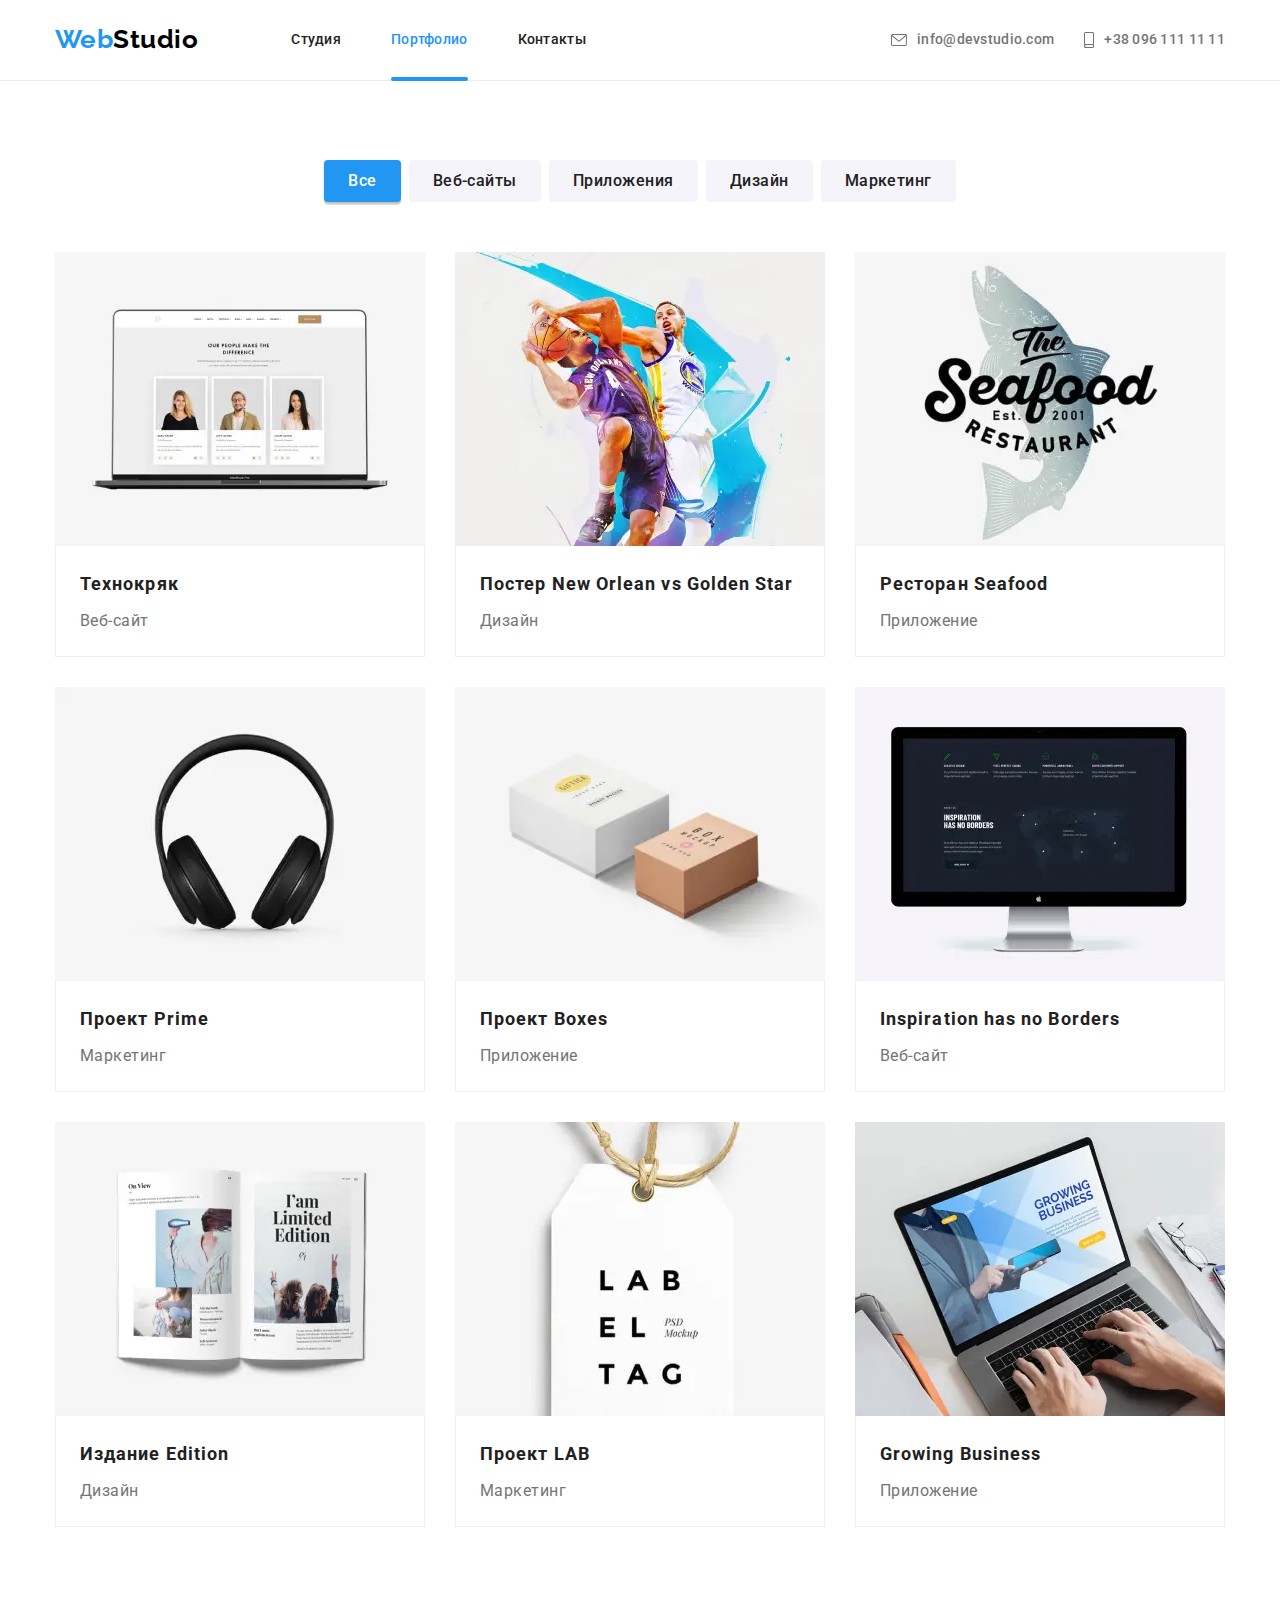
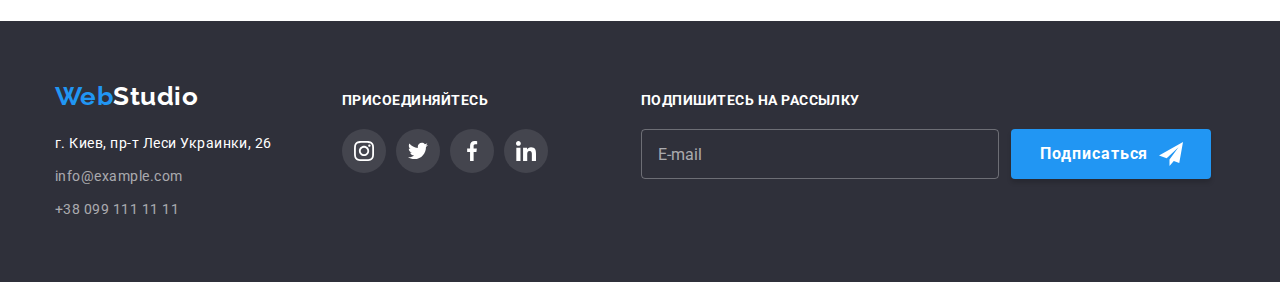
<file: portfolio.html>
<!DOCTYPE html>
<html lang="en">
  <head>
    <meta charset="UTF-8" />
    <meta http-equiv="X-UA-Compatible" content="IE=edge" />
    <meta name="viewport" content="width=device-width, initial-scale=1.0" />
    <link rel="preconnect" href="https://fonts.googleapis.com" />
    <link rel="preconnect" href="https://fonts.gstatic.com" crossorigin />
    <link
      href="https://fonts.googleapis.com/css2?family=Raleway:wght@700&family=Roboto:wght@400;500;700;900&display=swap"
      rel="stylesheet"
    />
    <link rel="icon" href="./images/logo-icon.svg" />
<link rel="shortcut icon" href="./favicon.ico" type="image/x-icon">

    <title>Web Studio</title>
    <link
      rel="stylesheet"
      href="https://cdnjs.cloudflare.com/ajax/libs/modern-normalize/1.1.0/modern-normalize.min.css"
    />
    <link rel="stylesheet" href="./css/main.min.css" />
  </head>
  <body data-nonScroll>
    <header class="header">
      <div class="container header__container">
        <nav class="nav">
          <a class="logo logo--margin header__logo link" href=""
            >Web<span class="logo--black">Studio</span></a
          >
          <ul class="nav-list list">
            <li class="nav-list__item">
              <a class="nav-list__link  link" href="./index.html">Студия</a>
            </li>
            <li class="nav-list__item">
              <a class="nav-list__link nav-list__link--current link" href="./portfolio.html">Портфолио</a>
            </li>
            <li class="nav-list__item">
              <a class="nav-list__link link" href="#contact">Контакты</a>
            </li>
          </ul>
          <button
            type="button"
            class="menu-button"
            data-menu-button
            aria-label="переключатель мобильного меню"
            aria-expanded="false"
            aria-controls="mob-menu"
          >
            <svg width="40" height="40" class="menu-button__icon">
              <use class="menu-button__icon-cross" href="./images/icons.svg#icon-cross"></use>
              <use class="menu-button__icon-menu" href="./images/icons.svg#icon-menu"></use>
            </svg>
          </button>
        </nav>
        <ul class="contacts-list list">
          <li class="contacts-list__item">
            <a class="contacts-list__link link" href="mailto:info@devstudio.com">
              <svg width="16" height="12" class="contacts-list__icon">
                <use href="./images/icons.svg#icon-mail"></use>
              </svg>
              info@devstudio.com
            </a>
          </li>
          <li class="contacts-list__item">
            <a href="tel:+380961111111" class="contacts-list__link link">
              <svg width="10" height="16" class="contacts-list__icon">
                <use href="./images/icons.svg#icon-smartphone"></use>
              </svg>
              +38 096 111 11 11
            </a>
          </li>
        </ul>
          <div class="mob-menu" id="mob-menu" data-menu>
              <ul class="menu-list list">
                <li class="menu-list__item">
                  <a class="menu-list__link  link" href="./index.html"
                    >Студия</a
                  >
                </li>
                <li class="menu-list__item">
                  <a class="menu-list__link  menu-list__link--current link" href="./portfolio.html">Портфолио</a>
                </li>
                <li class="menu-list__item">
                  <a class="menu-list__link link" href="#contact">Контакты</a>
                </li>
            </ul>
          <div class="mob-contact">
          <ul class="menu-contacts list">
            <li class="menu-contacts__item">
              <a href="tel:+380961111111" class="menu-contacts__link--accentcolor link">
                +38 096 111 11 11
              </a>
            </li>
            <li class="menu-contacts__item">
              <a class="menu-contacts__link link" href="mailto:info@devstudio.com">
                info@devstudio.com
              </a>
            </li>
          </ul>
          <ul class="menu-soc list">
            <li class="menu-soc__item"><a href="" class="menu-soc__link link">Instagram</a></li>
            <li class="menu-soc__item"><a href="" class="menu-soc__link link">Twitter</a></li>
            <li class="menu-soc__item"><a href="" class="menu-soc__link link">Facebook</a></li>
            <li class="menu-soc__item"><a href="" class="menu-soc__link link">LinkedIn</a></li>
          </ul>
        </div>
        </div>
        </div>
      </div>
    </header>
    <main>
      <section class="section">
        <div class="container">
          <!-- скрою h1 -->
          <h1 class="title visually-hidden">Портфолио</h1>
          <ul class="portfolio list">
            <li class="portfolio__item">
              <button type="button" class="portfolio__btn portfolio__btn--active">Все</button>
            </li>
            <li class="portfolio__item">
              <button type="button" class="portfolio__btn">Веб-сайты</button>
            </li>
            <li class="portfolio__item">
              <button type="button" class="portfolio__btn">Приложения</button>
            </li>
            <li class="portfolio__item">
              <button type="button" class="portfolio__btn">Дизайн</button>
            </li>
            <li class="portfolio__item">
              <button type="button" class="portfolio__btn">Маркетинг</button>
            </li>
          </ul>
          <ul class="card-set list">
            <li class="card-set__item">
              <a href="" class="card-set__link link">
                <div class="card-set__wrap">
                  <picture>
                    <source
                      srcset="
                        ./images/portfolio/portfolio_desctop1.webp    1x,
                        ./images/portfolio/portfolio_desctop1_2x.webp 2x
                      "
                      type="image/webp"
                      media="(min-width: 1200px)"
                    />
                    <source
                      srcset="
                        ./images/portfolio/portfolio_tablet1.webp    1x,
                        ./images/portfolio/portfolio_tablet1_2x.webp 2x
                      "
                      type="image/webp"
                      media="(min-width: 768px) and (max-width: 1199px)"
                    />

                    <source
                      srcset="
                        ./images/portfolio/portfolio_mobile1.webp    1x,
                        ./images/portfolio/portfolio_mobile1_2x.webp 2x
                      "
                      type="image/webp"
                      media="(max-width: 767px)"
                    />
                    <source
                      srcset="
                        ./images/portfolio/portfolio_desctop1-min.jpg    1x,
                        ./images/portfolio/portfolio_desctop1_2x-min.jpg 2x
                      "
                      type="image/jpg"
                      media="(min-width: 1200px)"
                    />
                    <source
                      srcset="
                        ./images/portfolio/portfolio_tablet1-min.jpg    1x,
                        ./images/portfolio/portfolio_tablet1_2x-min.jpg 2x
                      "
                      type="image/jpg"
                      media="(min-width: 768px) and (max-width: 1199px)"
                    />
                    <source
                      srcset="
                        ./images/portfolio/portfolio_mobile1-min.jpg    1x,
                        ./images/portfolio/portfolio_mobile1_2x-min.jpg 2x
                      "
                      type="image/jpg"
                      media="(max-width: 767px)"
                    />
                    <img
                      class="card-set__image"
                      src="./images/portfolio/portfolio_desctop1-min.jpg"
                      alt="сайт компании"
                    />
                  </picture>
                  <p class="card-set__overlay">
                    Ресурс предлагает комплексные предложения с разным уровнем функционала и
                    сервисов. Все это позволит посетителю получить исчерпывающие сведения о компании
                    или частном лице.
                  </p>
                </div>
                <div class="card-set__content">
                  <h2 class="card-set__name">Технокряк</h2>
                  <p class="card-set__text">Веб-сайт</p>
                </div>
              </a>
            </li>
            <li class="card-set__item">
              <a href="" class="card-set__link link">
                <div class="card-set__wrap">
                  <picture>
                    <source
                      srcset="
                        ./images/portfolio/portfolio_desctop2.webp    1x,
                        ./images/portfolio/portfolio_desctop2_2x.webp 2x
                      "
                      type="image/webp"
                      media="(min-width: 1200px)"
                    />
                    <source
                      srcset="
                        ./images/portfolio/portfolio_tablet2.webp    1x,
                        ./images/portfolio/portfolio_tablet2_2x.webp 2x
                      "
                      type="image/webp"
                      media="(min-width: 768px) and (max-width: 1199px)"
                    />
                    <source
                      srcset="
                        ./images/portfolio/portfolio_mobile2.webp    1x,
                        ./images/portfolio/portfolio_mobile2_2x.webp 2x
                      "
                      type="image/webp"
                      media="(max-width: 767px)"
                    />
                    <source
                      srcset="
                        ./images/portfolio/portfolio_desctop2-min.jpg    1x,
                        ./images/portfolio/portfolio_desctop2_2x-min.jpg 2x
                      "
                      type="image/jpg"
                      media="(min-width: 1200px)"
                    />
                    <source
                      srcset="
                        ./images/portfolio/portfolio_tablet2-min.jpg    1x,
                        ./images/portfolio/portfolio_tablet2_2x-min.jpg 2x
                      "
                      type="image/jpg"
                      media="(min-width: 768px) and (max-width: 1199px)"
                    />
                    <source
                      srcset="
                        ./images/portfolio/portfolio_mobile2-min.jpg    1x,
                        ./images/portfolio/portfolio_mobile2_2x-min.jpg 2x
                      "
                      type="image/jpg"
                      media="(max-width: 767px)"
                    />
                    <img
                      class="card-set__image"
                      src="./images/portfolio/portfolio_desctop2-min.jpg"
                      alt="постер"
                    />
                  </picture>
                  <p class="card-set__overlay">
                    Ресурс предлагает комплексные предложения с разным уровнем функционала и
                    сервисов. Все это позволит посетителю получить исчерпывающие сведения о компании
                    или частном лице.
                  </p>
                </div>
                <div class="card-set__content">
                  <h2 class="card-set__name">
                    Постер <span lang="en">New Orlean vs Golden Star</span>
                  </h2>
                  <p class="card-set__text">Дизайн</p>
                </div>
              </a>
            </li>
            <li class="card-set__item">
              <a href="" class="card-set__link link">
                <div class="card-set__wrap">
                  <picture>
                    <source
                      srcset="
                        ./images/portfolio/portfolio_desctop3.webp    1x,
                        ./images/portfolio/portfolio_desctop3_2x.webp 2x
                      "
                      type="image/webp"
                      media="(min-width: 1200px)"
                    />
                    <source
                      srcset="
                        ./images/portfolio/portfolio_tablet3.webp    1x,
                        ./images/portfolio/portfolio_tablet3_2x.webp 2x
                      "
                      type="image/webp"
                      media="(min-width: 768px) and (max-width: 1199px)"
                    />
                    <source
                      srcset="
                        ./images/portfolio/portfolio_mobile3.webp    1x,
                        ./images/portfolio/portfolio_mobile3_2x.webp 2x
                      "
                      type="image/webp"
                      media="(max-width: 767px)"
                    />
                    <source
                      srcset="
                        ./images/portfolio/portfolio_desctop3-min.jpg    1x,
                        ./images/portfolio/portfolio_desctop3_2x-min.jpg 2x
                      "
                      type="image/jpg"
                      media="(min-width: 1200px)"
                    />
                    <source
                      srcset="
                        ./images/portfolio/portfolio_tablet3-min.jpg    1x,
                        ./images/portfolio/portfolio_tablet3_2x-min.jpg 2x
                      "
                      type="image/jpg"
                      media="(min-width: 768px) and (max-width: 1199px)"
                    />
                    <source
                      srcset="
                        ./images/portfolio/portfolio_mobile3-min.jpg    1x,
                        ./images/portfolio/portfolio_mobile3_2x-min.jpg 2x
                      "
                      type="image/jpg"
                      media="(max-width: 767px)"
                    />
                    <img
                      class="card-set__image"
                      src="./images/portfolio/portfolio_desctop3-min.jpg"
                      alt="логотип ресторана"
                    />
                  </picture>
                  <p class="card-set__overlay">
                    Ресурс предлагает комплексные предложения с разным уровнем функционала и
                    сервисов. Все это позволит посетителю получить исчерпывающие сведения о компании
                    или частном лице.
                  </p>
                </div>
                <div class="card-set__content">
                  <h2 class="card-set__name">Ресторан <span lang="en">Seafood</span></h2>
                  <p class="card-set__text">Приложение</p>
                </div>
              </a>
            </li>
            <li class="card-set__item">
              <a href="" class="card-set__link link">
                <div class="card-set__wrap">
                  <picture>
                    <source
                      srcset="
                        ./images/portfolio/portfolio_desctop4.webp    1x,
                        ./images/portfolio/portfolio_desctop4_2x.webp 2x
                      "
                      type="image/webp"
                      media="(min-width: 1200px)"
                    />
                    <source
                      srcset="
                        ./images/portfolio/portfolio_tablet4.webp    1x,
                        ./images/portfolio/portfolio_tablet4_2x.webp 2x
                      "
                      type="image/webp"
                      media="(min-width: 768px) and (max-width: 1199px)"
                    />
                    <source
                      srcset="
                        ./images/portfolio/portfolio_mobile4.webp    1x,
                        ./images/portfolio/portfolio_mobile4_2x.webp 2x
                      "
                      type="image/webp"
                      media="(max-width: 767px)"
                    />
                    <source
                      srcset="
                        ./images/portfolio/portfolio_desctop4-min.jpg    1x,
                        ./images/portfolio/portfolio_desctop4_2x-min.jpg 2x
                      "
                      type="image/jpg"
                      media="(min-width: 1200px)"
                    />
                    <source
                      srcset="
                        ./images/portfolio/portfolio_tablet4-min.jpg    1x,
                        ./images/portfolio/portfolio_tablet4_2x-min.jpg 2x
                      "
                      type="image/jpg"
                      media="(min-width: 768px) and (max-width: 1199px)"
                    />
                    <source
                      srcset="
                        ./images/portfolio/portfolio_mobile4-min.jpg    1x,
                        ./images/portfolio/portfolio_mobile4_2x-min.jpg 2x
                      "
                      type="image/jpg"
                      media="(max-width: 767px)"
                    />
                    <img
                      class="card-set__image"
                      src="./images/portfolio/portfolio_desctop4-min.jpg"
                      alt="наушники"
                    />
                  </picture>
                  <p class="card-set__overlay">
                    Ресурс предлагает комплексные предложения с разным уровнем функционала и
                    сервисов. Все это позволит посетителю получить исчерпывающие сведения о компании
                    или частном лице.
                  </p>
                </div>
                <div class="card-set__content">
                  <h2 class="card-set__name">Проект <span lang="en">Prime</span></h2>
                  <p class="card-set__text">Маркетинг</p>
                </div>
              </a>
            </li>
            <li class="card-set__item">
              <a href="" class="card-set__link link">
                <div class="card-set__wrap">
                  <picture>
                    <source
                      srcset="
                        ./images/portfolio/portfolio_desctop5.webp    1x,
                        ./images/portfolio/portfolio_desctop5_2x.webp 2x
                      "
                      type="image/webp"
                      media="(min-width: 1200px)"
                    />
                    <source
                      srcset="
                        ./images/portfolio/portfolio_tablet5.webp    1x,
                        ./images/portfolio/portfolio_tablet5_2x.webp 2x
                      "
                      type="image/webp"
                      media="(min-width: 768px) and (max-width: 1199px)"
                    />
                    <source
                      srcset="
                        ./images/portfolio/portfolio_mobile5.webp    1x,
                        ./images/portfolio/portfolio_mobile5_2x.webp 2x
                      "
                      type="image/webp"
                      media="(max-width: 767px)"
                    />
                    <source
                      srcset="
                        ./images/portfolio/portfolio_desctop5-min.jpg    1x,
                        ./images/portfolio/portfolio_desctop5_2x-min.jpg 2x
                      "
                      type="image/jpg"
                      media="(min-width: 1200px)"
                    />
                    <source
                      srcset="
                        ./images/portfolio/portfolio_tablet5-min.jpg    1x,
                        ./images/portfolio/portfolio_tablet5_2x-min.jpg 2x
                      "
                      type="image/jpg"
                      media="(min-width: 768px) and (max-width: 1199px)"
                    />
                    <source
                      srcset="
                        ./images/portfolio/portfolio_mobile5-min.jpg    1x,
                        ./images/portfolio/portfolio_mobile5_2x-min.jpg 2x
                      "
                      type="image/jpg"
                      media="(max-width: 767px)"
                    />
                    <img
                      class="card-set__image"
                      src="./images/portfolio/portfolio_desctop5-min.jpg"
                      alt="две коробки"
                    />
                  </picture>
                  <p class="card-set__overlay">
                    Ресурс предлагает комплексные предложения с разным уровнем функционала и
                    сервисов. Все это позволит посетителю получить исчерпывающие сведения о компании
                    или частном лице.
                  </p>
                </div>
                <div class="card-set__content">
                  <h2 class="card-set__name">Проект <span lang="en">Boxes</span></h2>
                  <p class="card-set__text">Приложение</p>
                </div>
              </a>
            </li>
            <li class="card-set__item">
              <a href="" class="card-set__link link">
                <div class="card-set__wrap">
                  <picture>
                    <source
                      srcset="
                        ./images/portfolio/portfolio_desctop6.webp    1x,
                        ./images/portfolio/portfolio_desctop6_2x.webp 2x
                      "
                      type="image/webp"
                      media="(min-width: 1200px)"
                    />
                    <source
                      srcset="
                        ./images/portfolio/portfolio_tablet6.webp    1x,
                        ./images/portfolio/portfolio_tablet6_2x.webp 2x
                      "
                      type="image/webp"
                      media="(min-width: 768px) and (max-width: 1199px)"
                    />
                    <source
                      srcset="
                        ./images/portfolio/portfolio_mobile6.webp    1x,
                        ./images/portfolio/portfolio_mobile6_2x.webp 2x
                      "
                      type="image/webp"
                      media="(max-width: 767px)"
                    />
                    <source
                      srcset="
                        ./images/portfolio/portfolio_desctop6-min.jpg    1x,
                        ./images/portfolio/portfolio_desctop6_2x-min.jpg 2x
                      "
                      type="image/jpg"
                      media="(min-width: 1200px)"
                    />
                    <source
                      srcset="
                        ./images/portfolio/portfolio_tablet6-min.jpg    1x,
                        ./images/portfolio/portfolio_tablet6_2x-min.jpg 2x
                      "
                      type="image/jpg"
                      media="(min-width: 768px) and (max-width: 1199px)"
                    />
                    <source
                      srcset="
                        ./images/portfolio/portfolio_mobile6-min.jpg    1x,
                        ./images/portfolio/portfolio_mobile6_2x-min.jpg 2x
                      "
                      type="image/jpg"
                      media="(max-width: 767px)"
                    />
                    <img
                      class="card-set__image"
                      src="./images/portfolio/portfolio_desctop6-min.jpg"
                      alt="веб сайт"
                    />
                  </picture>
                  <p class="card-set__overlay">
                    Ресурс предлагает комплексные предложения с разным уровнем функционала и
                    сервисов. Все это позволит посетителю получить исчерпывающие сведения о компании
                    или частном лице.
                  </p>
                </div>
                <div class="card-set__content">
                  <h2 class="card-set__name"><span>Inspiration has no Borders</span></h2>
                  <p class="card-set__text">Веб-сайт</p>
                </div>
              </a>
            </li>
            <li class="card-set__item">
              <a href="" class="card-set__link link">
                <div class="card-set__wrap">
                  <picture>
                    <source
                      srcset="
                        ./images/portfolio/portfolio_desctop7.webp    1x,
                        ./images/portfolio/portfolio_desctop7_2x.webp 2x
                      "
                      type="image/webp"
                      media="(min-width: 1200px)"
                    />
                    <source
                      srcset="
                        ./images/portfolio/portfolio_tablet7.webp    1x,
                        ./images/portfolio/portfolio_tablet7_2x.webp 2x
                      "
                      type="image/webp"
                      media="(min-width: 768px) and (max-width: 1199px)"
                    />
                    <source
                      srcset="
                        ./images/portfolio/portfolio_mobile7.webp    1x,
                        ./images/portfolio/portfolio_mobile7_2x.webp 2x
                      "
                      type="image/webp"
                      media="(max-width: 767px)"
                    />
                    <source
                      srcset="
                        ./images/portfolio/portfolio_desctop7-min.jpg    1x,
                        ./images/portfolio/portfolio_desctop7_2x-min.jpg 2x
                      "
                      type="image/jpg"
                      media="(min-width: 1200px)"
                    />
                    <source
                      srcset="
                        ./images/portfolio/portfolio_tablet7-min.jpg    1x,
                        ./images/portfolio/portfolio_tablet7_2x-min.jpg 2x
                      "
                      type="image/jpg"
                      media="(min-width: 768px) and (max-width: 1199px)"
                    />
                    <source
                      srcset="
                        ./images/portfolio/portfolio_mobile7-min.jpg    1x,
                        ./images/portfolio/portfolio_mobile7_2x-min.jpg 2x
                      "
                      type="image/jpg"
                      media="(max-width: 767px)"
                    />
                    <img
                      class="card-set__image"
                      src="/images/portfolio/portfolio_desctop7-min.jpg"
                      alt="развернутый журнал"
                    />
                  </picture>
                  <p class="card-set__overlay">
                    Ресурс предлагает комплексные предложения с разным уровнем функционала и
                    сервисов. Все это позволит посетителю получить исчерпывающие сведения о компании
                    или частном лице.
                  </p>
                </div>
                <div class="card-set__content">
                  <h2 class="card-set__name">Издание <span>Edition</span></h2>
                  <p class="card-set__text">Дизайн</p>
                </div>
              </a>
            </li>
            <li class="card-set__item">
              <a href="" class="card-set__link link">
                <div class="card-set__wrap">
                  <picture>
                    <source
                      srcset="
                        ./images/portfolio/portfolio_desctop8.webp    1x,
                        ./images/portfolio/portfolio_desctop8_2x.webp 2x
                      "
                      type="image/webp"
                      media="(min-width: 1200px)"
                    />
                    <source
                      srcset="
                        ./images/portfolio/portfolio_tablet8.webp    1x,
                        ./images/portfolio/portfolio_tablet8_2x.webp 2x
                      "
                      type="image/webp"
                      media="(min-width: 768px) and (max-width: 1199px)"
                    />
                    <source
                      srcset="
                        ./images/portfolio/portfolio_mobile8.webp    1x,
                        ./images/portfolio/portfolio_mobile8_2x.webp 2x
                      "
                      type="image/webp"
                      media="(max-width: 767px)"
                    />
                    <source
                      srcset="
                        ./images/portfolio/portfolio_desctop8-min.jpg    1x,
                        ./images/portfolio/portfolio_desctop8_2x-min.jpg 2x
                      "
                      type="image/jpg"
                      media="(min-width: 1200px)"
                    />
                    <source
                      srcset="
                        ./images/portfolio/portfolio_tablet8-min.jpg    1x,
                        ./images/portfolio/portfolio_tablet8_2x-min.jpg 2x
                      "
                      type="image/jpg"
                      media="(min-width: 768px) and (max-width: 1199px)"
                    />
                    <source
                      srcset="
                        ./images/portfolio/portfolio_mobile8-min.jpg    1x,
                        ./images/portfolio/portfolio_mobile8_2x-min.jpg 2x
                      "
                      type="image/jpg"
                      media="(max-width: 767px)"
                    />
                    <img
                      class="card-set__image"
                      src="./images/portfolio/portfolio_desctop8-min.jpg"
                      alt="логотип компании"
                    />
                  </picture>
                  <p class="card-set__overlay">
                    Ресурс предлагает комплексные предложения с разным уровнем функционала и
                    сервисов. Все это позволит посетителю получить исчерпывающие сведения о компании
                    или частном лице.
                  </p>
                </div>
                <div class="card-set__content">
                  <h2 class="card-set__name">Проект <span>LAB</span></h2>
                  <p class="card-set__text">Маркетинг</p>
                </div>
              </a>
            </li>
            <li class="card-set__item">
              <a href="" class="card-set__link link">
                <div class="card-set__wrap">
                  <picture>
                    <source
                      srcset="
                        ./images/portfolio/portfolio_desctop9.webp    1x,
                        ./images/portfolio/portfolio_desctop9_2x.webp 2x
                      "
                      type="image/webp"
                      media="(min-width: 1200px)"
                    />
                    <source
                      srcset="
                        ./images/portfolio/portfolio_tablet9.webp    1x,
                        ./images/portfolio/portfolio_tablet9_2x.webp 2x
                      "
                      type="image/webp"
                      media="(min-width: 768px) and (max-width: 1199px)"
                    />
                    <source
                      srcset="
                        ./images/portfolio/portfolio_mobile9.webp    1x,
                        ./images/portfolio/portfolio_mobile9_2x.webp 2x
                      "
                      type="image/webp"
                      media="(max-width: 767px)"
                    />
                    <source
                      srcset="
                        ./images/portfolio/portfolio_desctop9-min.jpg    1x,
                        ./images/portfolio/portfolio_desctop9_2x-min.jpg 2x
                      "
                      type="image/jpg"
                      media="(min-width: 1200px)"
                    />
                    <source
                      srcset="
                        ./images/portfolio/portfolio_tablet9-min.jpg    1x,
                        ./images/portfolio/portfolio_tablet9_2x-min.jpg 2x
                      "
                      type="image/jpg"
                      media="(min-width: 768px) and (max-width: 1199px)"
                    />
                    <source
                      srcset="
                        ./images/portfolio/portfolio_mobile9-min.jpg    1x,
                        ./images/portfolio/portfolio_mobile9_2x-min.jpg 2x
                      "
                      type="image/jpg"
                      media="(max-width: 767px)"
                    />
                    <img
                      class="card-set__image"
                      src="./images/portfolio/portfolio_desctop9-min.jpg"
                      alt="ноутбук с открытым веб-приложением"
                    />
                  </picture>
                  <p class="card-set__overlay">
                    Ресурс предлагает комплексные предложения с разным уровнем функционала и
                    сервисов. Все это позволит посетителю получить исчерпывающие сведения о компании
                    или частном лице.
                  </p>
                </div>
                <div class="card-set__content">
                  <h2 class="card-set__name"><span>Growing Business</span></h2>
                  <p class="card-set__text">Приложение</p>
                </div>
              </a>
            </li>
          </ul>
        </div>
      </section>
    </main>
    <footer class="footer">
      <div class="container">
        <div class="footer__wrap" id="contact">
          <a href="" class="logo footer__logo link">Web<span class="logo--white">Studio</span></a>
          <address class="footer-contact">
            <p class="footer-contact__address">г. Киев, пр-т Леси Украинки, 26</p>
            <ul class="footer-contact__list list">
              <li class="footer-contact__item">
                <a href="mailto:info@example.com" class="footer-contact__link link"
                  >info@example.com</a
                >
              </li>
              <li class="footer-contact__item">
                <a href="tel:+380991111111" class="footer-contact__link link">+38 099 111 11 11</a>
              </li>
            </ul>
          </address>
        </div>
        <div class="footer-soc">
          <h2 class="footer-soc__title">присоединяйтесь</h2>
          <ul class="footer-soc__list list">
            <li class="footer-soc__item">
              <a href="" class="footer-soc__link link">
                <svg class="footer-soc__icon" width="20" height="20">
                  <use href="./images/icons.svg#icon-instagram"></use>
                </svg>
              </a>
            </li>
            <li class="footer-soc__item">
              <a href="" class="footer-soc__link link">
                <svg class="footer-soc__icon" width="20" height="20">
                  <use href="./images/icons.svg#icon-twitter"></use>
                </svg>
              </a>
            </li>
            <li class="footer-soc__item">
              <a href="" class="footer-soc__link link">
                <svg class="footer-soc__icon" width="20" height="20">
                  <use href="./images/icons.svg#icon-facebook"></use>
                </svg>
              </a>
            </li>
            <li class="footer-soc__item">
              <a href="" class="footer-soc__link link">
                <svg class="footer-soc__icon" width="20" height="20">
                  <use href="./images/icons.svg#icon-linkedin"></use>
                </svg>
              </a>
            </li>
          </ul>
        </div>
        <label class="subscribe subscribe--margin">
          <span class="subscribe__text">Подпишитесь на рассылку</span>
          <input type="email" name="sub-email" class="subscribe__input" placeholder="E-mail" />
        </label>
        <button type="submit" class="btn subscribe-btn subscribe-btn--margin btn--center">
          Подписаться
          <svg class="subscribe-btn__icon" width="24" height="24">
            <use href="./images/icons.svg#icon-send"></use>
          </svg>
        </button>
      </div>
    </footer>
      <script src="./js/mobile-menu.js"></script>

  </body>
</html>
</file>
<file: css/main.min.css>
:root{--primary-text-color: #757575;--secondary-text-color: #212121;--accent-text-color: #2196f3;--primary-bgc: #e5e5e5;--secondary-bgc: #2f303a;--typical-gap: 30px;--cubic-bezier: cubic-bezier(0.4, 0, 0.2, 1)}p,h1,h2,h3,h4,h5,h6{margin:0}ul{margin:0;padding-left:0}button{cursor:pointer}body{font-family:var(--main-font)}a{color:currentColor}address{font-style:normal}body{font-family:"Roboto",sans-serif;color:var(--primary-text-color);letter-spacing:.03em;font-size:16px}.list{list-style:none}.link{text-decoration:none}img{display:block;max-width:100%;height:auto;width:100%}.no-scroll{overflow:hidden}.is-hidden{opacity:0;visibility:hidden;pointer-events:none}.visually-hidden{position:absolute;white-space:nowrap;width:1px;height:1px;overflow:hidden;border:0;padding:0;clip:rect(0 0 0 0);-webkit-clip-path:inset(50%);clip-path:inset(50%);margin:-1px}.logo{font-family:"Raleway",sans-serif;font-weight:700;font-size:24px;line-height:1.17;color:var(--accent-text-color)}@media screen and (min-width: 1200px){.logo{font-size:26px;line-height:1.19}}.logo--margin{margin-right:0}@media screen and (min-width: 768px){.logo--margin{margin-right:88px}}@media screen and (min-width: 1200px){.logo--margin{margin-right:93px}}.logo--black{color:#000}.logo--white{color:#fff}@media screen and (max-width: 1199px){.logo--white{font-size:24px;line-height:1.16}}.section{padding-bottom:60px;padding-top:60px}@media screen and (min-width: 1200px){.section{padding-bottom:94px;padding-top:94px}}.section--nopadding{padding-top:0}.section--other-background{background:#f5f4fa}.container{padding-left:15px;padding-right:15px;margin-left:auto;margin-right:auto}@media screen and (min-width: 480px){.container{max-width:480px}}@media screen and (min-width: 768px){.container{max-width:768px}}@media screen and (min-width: 1200px){.container{max-width:1200px}}.section__title{text-align:center;font-weight:700;font-size:28px;line-height:1.17;color:var(--secondary-text-color);font-size:28px;line-height:1.17}@media screen and (min-width: 1200px){.section__title{font-size:36px;line-height:1.17}}.section__title--margin{margin-bottom:30px}@media screen and (min-width: 1200px){.section__title--margin{margin-bottom:50px}}.btn{display:-webkit-box;display:-ms-flexbox;display:flex;-webkit-box-pack:center;-ms-flex-pack:center;justify-content:center;-webkit-box-align:center;-ms-flex-align:center;align-items:center;min-width:200px;height:50px;padding-top:10px;padding-bottom:10px;font-weight:700;font-size:16px;line-height:1.88;letter-spacing:.06em;color:#fff;background-color:var(--accent-text-color);border:rgba(0,0,0,0);border-radius:4px;-webkit-box-shadow:0px 4px 4px rgba(0,0,0,.15);box-shadow:0px 4px 4px rgba(0,0,0,.15);-webkit-transition:background-color 250ms var(--cubic-bezier);transition:background-color 250ms var(--cubic-bezier)}.btn--center{margin-left:auto;margin-right:auto}.btn-modal{margin-top:var(--typical-gap)}.btn-modal:hover,.btn-modal:focus{background-color:#188ce8}.menu-button{margin-left:auto;padding:0;border:none;background-color:rgba(0,0,0,0);z-index:2}@media screen and (min-width: 768px){.menu-button{display:none}}.menu-button__icon-cross{display:none}.menu-button.is-open .menu-button__icon-cross{display:block}.menu-button.is-open .menu-button__icon-menu{display:none}.menu-button.is-open{position:fixed;top:10px;right:0}.mob-menu{display:none}.mob-menu.is-open{display:-webkit-box;display:-ms-flexbox;display:flex;-webkit-box-orient:vertical;-webkit-box-direction:normal;-ms-flex-direction:column;flex-direction:column;-webkit-box-pack:justify;-ms-flex-pack:justify;justify-content:space-between;position:fixed;top:0;left:0;height:100vh;width:100vw;background-color:#fff;opacity:1;padding:48px 40px;z-index:1;overflow:auto;overflow-y:scroll}@media screen and (min-width: 768px){.mob-menu.is-open{display:none}}.menu-list{margin-bottom:50px}.menu-list__item:not(:last-child){margin-bottom:32px}.menu-list__link{font-weight:500;font-size:40px;line-height:1.18;letter-spacing:.02em;color:var(--secondary-text-color)}.menu-list__link:hover,.menu-list__link:focus{color:var(--accent-text-color)}.menu-list__link--current{color:var(--accent-text-color)}.menu-contacts{margin-bottom:64px}.menu-contacts__item:not(:last-child){margin-bottom:32px}.menu-contacts__link{font-size:24px;line-height:28px;letter-spacing:.02em;color:var(--primary-text-color)}.menu-contacts__link--accentcolor{font-weight:500;font-size:26px;line-height:1.18;letter-spacing:.02em;color:var(--accent-text-color)}@media screen and (min-width: 380px){.menu-contacts__link--accentcolor{font-size:34px}}.menu-soc{display:-webkit-box;display:-ms-flexbox;display:flex;-ms-flex-wrap:wrap;flex-wrap:wrap;margin-left:-10px;margin-top:-15px}@media screen and (min-width: 450px){.menu-soc{margin-left:0;margin-top:0}}@media screen and (min-width: 768px){.menu-soc{display:none}}.menu-soc__item{padding:0 10px;border-right:1px solid rgba(33,33,33,.2);margin-top:15px}.menu-soc__item:last-child{border-right:none}@media screen and (min-width: 450px){.menu-soc__item{margin-top:0}.menu-soc__item:first-child{padding-left:0}}.menu-soc__link{font-weight:500;font-size:18px;line-height:1.22;letter-spacing:.02em;color:var(--accent-text-color)}.backdrop{position:fixed;top:0;left:0;display:block;background-color:rgba(0,0,0,.2);width:100%;height:100%;z-index:3;-webkit-box-shadow:0px 1px 3px rgba(0,0,0,.12),0px 1px 1px rgba(0,0,0,.14),0px 2px 1px rgba(0,0,0,.2);box-shadow:0px 1px 3px rgba(0,0,0,.12),0px 1px 1px rgba(0,0,0,.14),0px 2px 1px rgba(0,0,0,.2);border-radius:4px;-webkit-transition:visibility 500ms var(--cubic-bezier),opacity 500ms var(--cubic-bezier);transition:visibility 500ms var(--cubic-bezier),opacity 500ms var(--cubic-bezier);overflow-y:scroll}.backdrop.is-hidden .modal{-webkit-transform:translate(150%, 150%) scale(0.5);transform:translate(150%, 150%) scale(0.5)}.modal{position:absolute;top:50%;left:50%;-webkit-transform:translate(-50%, -50%) scale(1);transform:translate(-50%, -50%) scale(1);z-index:4;max-width:450px;width:100%;height:100%;max-height:608px;padding:40px;overflow-y:scroll;transform:translate(-50%, -50%) scale(1);-webkit-transition:-webkit-transform 500ms var(--cubic-bezier);transition:-webkit-transform 500ms var(--cubic-bezier);transition:transform 500ms var(--cubic-bezier);transition:transform 500ms var(--cubic-bezier), -webkit-transform 500ms var(--cubic-bezier);background-color:#fff;-webkit-box-shadow:0px 1px 3px rgba(0,0,0,.12),0px 1px 1px rgba(0,0,0,.14),0px 2px 1px rgba(0,0,0,.2);box-shadow:0px 1px 3px rgba(0,0,0,.12),0px 1px 1px rgba(0,0,0,.14),0px 2px 1px rgba(0,0,0,.2);border-radius:4px}@media screen and (min-width: 1200px){.modal{max-width:528px;width:528px;height:581px;padding:40px}}.close-btn{display:-webkit-box;display:-ms-flexbox;display:flex;-webkit-box-pack:center;-ms-flex-pack:center;justify-content:center;-webkit-box-align:center;-ms-flex-align:center;align-items:center;position:absolute;top:0;right:0;width:30px;height:30px;border:1px solid rgba(0,0,0,.1);background-color:rgba(0,0,0,0);border-radius:50%;-webkit-transition:fill 250ms var(--cubic-bezier),border 250ms var(--cubic-bezier);transition:fill 250ms var(--cubic-bezier),border 250ms var(--cubic-bezier)}.close-btn:hover,.close-btn:focus{fill:var(--accent-text-color);border:2px solid var(--accent-text-color)}.close-btn--position{margin-right:8px;margin-top:8px}.form__title{margin-bottom:12px;font-weight:700;font-size:20px;line-height:1.5;text-align:center;color:var(--secondary-text-color)}@media screen and (min-width: 1200px){.form__title{line-height:1.15}}.form__label{display:block;margin-bottom:10px}.form__input{width:100%;padding-top:11px;padding-bottom:11px;padding-left:42px;border:1px solid rgba(33,33,33,.2);border-radius:4px;-webkit-transition:border-color 250ms var(--cubic-bezier);transition:border-color 250ms var(--cubic-bezier)}.form__input:focus-within{border-color:var(--accent-text-color);outline:rgba(0,0,0,0)}.form__text{display:block;font-size:12px;line-height:1.16;letter-spacing:.01em;margin-bottom:4px}.form__wrap{display:block;position:relative}.form__icon{position:absolute;top:50%;left:12px;-webkit-transform:translateY(-50%);transform:translateY(-50%);-webkit-transition:fill 250ms var(--cubic-bezier);transition:fill 250ms var(--cubic-bezier)}.form__textarea{width:100%;height:120px;padding:12px 16px;border:1px solid rgba(33,33,33,.2);border-radius:4px;resize:none;-webkit-transition:border-color 250ms var(--cubic-bezier);transition:border-color 250ms var(--cubic-bezier)}.form__textarea::-webkit-input-placeholder{font-size:14px;line-height:1.33;letter-spacing:.01em;color:rgba(117,117,117,.5)}.form__textarea::-moz-placeholder{font-size:14px;line-height:1.33;letter-spacing:.01em;color:rgba(117,117,117,.5)}.form__textarea:-ms-input-placeholder{font-size:14px;line-height:1.33;letter-spacing:.01em;color:rgba(117,117,117,.5)}.form__textarea::-ms-input-placeholder{font-size:14px;line-height:1.33;letter-spacing:.01em;color:rgba(117,117,117,.5)}.form__textarea::placeholder{font-size:14px;line-height:1.33;letter-spacing:.01em;color:rgba(117,117,117,.5)}.form__textarea:focus-within{border-color:var(--accent-text-color);outline:rgba(0,0,0,0)}.form__text-policy{font-size:12px;line-height:1.17;letter-spacing:.03em}@media screen and (min-width: 1200px){.form__text-policy{font-size:14px;line-height:1.71}}.form__link{color:var(--accent-text-color);-webkit-transition:-webkit-text-decoration 250ms var(--cubic-bezier);transition:-webkit-text-decoration 250ms var(--cubic-bezier);transition:text-decoration 250ms var(--cubic-bezier);transition:text-decoration 250ms var(--cubic-bezier), -webkit-text-decoration 250ms var(--cubic-bezier)}.form__link:hover,.form__link:focus{text-decoration:none}.form__policy{display:-webkit-box;display:-ms-flexbox;display:flex;-webkit-box-pack:center;-ms-flex-pack:center;justify-content:center;-webkit-box-align:center;-ms-flex-align:center;align-items:center}.form__wrap:focus-within>.form__icon{fill:var(--accent-text-color)}.form__policy-icon{display:-webkit-box;display:-ms-flexbox;display:flex;-webkit-box-pack:center;-ms-flex-pack:center;justify-content:center;-webkit-box-align:center;-ms-flex-align:center;align-items:center;margin-right:8px;width:16px;height:15px;border:2px solid #000;border-radius:3px;fill:rgba(0,0,0,0);-webkit-transition:border-color 250ms var(--cubic-bezier),background-color 250ms var(--cubic-bezier),fill 250ms var(--cubic-bezier),-webkit-box-shadow 250ms var(--cubic-bezier);transition:border-color 250ms var(--cubic-bezier),background-color 250ms var(--cubic-bezier),fill 250ms var(--cubic-bezier),-webkit-box-shadow 250ms var(--cubic-bezier);transition:box-shadow 250ms var(--cubic-bezier),border-color 250ms var(--cubic-bezier),background-color 250ms var(--cubic-bezier),fill 250ms var(--cubic-bezier);transition:box-shadow 250ms var(--cubic-bezier),border-color 250ms var(--cubic-bezier),background-color 250ms var(--cubic-bezier),fill 250ms var(--cubic-bezier),-webkit-box-shadow 250ms var(--cubic-bezier)}.form__checkbox:focus+.form__policy-icon{-webkit-box-shadow:0px 3px 1px rgba(0,0,0,.1),0px 1px 2px rgba(0,0,0,.08),0px 2px 2px rgba(0,0,0,.12);box-shadow:0px 3px 1px rgba(0,0,0,.1),0px 1px 2px rgba(0,0,0,.08),0px 2px 2px rgba(0,0,0,.12);border-color:var(--accent-text-color)}.form__checkbox:checked+.form__policy-icon{border-color:rgba(0,0,0,0);fill:#fff;background-color:var(--accent-text-color)}.subscribe{display:block}@media screen and (min-width: 768px){.subscribe{-webkit-box-flex:1;-ms-flex-positive:1;flex-grow:1;text-align:center;width:100%}}@media screen and (min-width: 1200px){.subscribe{display:block;-webkit-box-flex:0;-ms-flex-positive:0;flex-grow:0;width:358px}}.subscribe--margin{margin-top:12px;margin-left:93px;margin-left:0;margin-top:60px}@media screen and (min-width: 768px){.subscribe--margin{margin-top:0}}@media screen and (min-width: 1200px){.subscribe--margin{margin-top:12px}}.subscribe__text{margin-bottom:20px;display:block;font-weight:700;font-size:14px;line-height:1.14;text-transform:uppercase;color:#fff;text-align:center}@media screen and (min-width: 1200px){.subscribe__text{text-align:left}}.subscribe__input{width:100%;height:50px;padding:15px 16px;color:#fff;border:1px solid rgba(255,255,255,.3);border-radius:4px;background-color:rgba(0,0,0,0)}@media screen and (min-width: 768px){.subscribe__input{width:450px}}@media screen and (min-width: 1200px){.subscribe__input{width:358px}}.subscribe__input::-webkit-input-placeholder{font-size:16px;line-height:1.25;color:rgba(255,255,255,.6)}.subscribe__input::-moz-placeholder{font-size:16px;line-height:1.25;color:rgba(255,255,255,.6)}.subscribe__input:-ms-input-placeholder{font-size:16px;line-height:1.25;color:rgba(255,255,255,.6)}.subscribe__input::-ms-input-placeholder{font-size:16px;line-height:1.25;color:rgba(255,255,255,.6)}.subscribe__input::placeholder{font-size:16px;line-height:1.25;color:rgba(255,255,255,.6)}.subscribe-btn{position:relative;-webkit-box-pack:start;-ms-flex-pack:start;justify-content:start;padding-left:29px}.subscribe-btn--margin{margin-left:auto;margin-right:auto;margin-top:20px}@media screen and (min-width: 1200px){.subscribe-btn--margin{margin-left:12px;margin-top:48px}}.subscribe-btn:hover,.subscribe-btn:focus{background-color:#188ce8}.subscribe-btn__icon{position:absolute;top:50%;right:28px;-webkit-transform:translateY(-50%);transform:translateY(-50%)}.nav-list{display:none;color:var(--secondary-text-color)}@media screen and (min-width: 768px){.nav-list{display:-webkit-box;display:-ms-flexbox;display:flex}}.nav-list__link{display:block;padding-top:32px;padding-bottom:32px;font-weight:500;font-size:14px;line-height:1.14;letter-spacing:.02em;color:var(--secondary-text-color);-webkit-transition:color 250ms var(--cubic-bezier);transition:color 250ms var(--cubic-bezier)}.nav-list__link--current{color:var(--accent-text-color)}.nav-list__link--current::after{content:"";position:absolute;bottom:0;left:0;margin-bottom:-1px;width:100%;height:4px;background-color:var(--accent-text-color);border-radius:2px}.nav-list__link:hover,.nav-list__link:focus{color:var(--accent-text-color)}.nav-list__item{position:relative}.nav-list__item:not(:last-child){margin-right:50px}.soc-list{display:-webkit-box;display:-ms-flexbox;display:flex;-webkit-box-pack:center;-ms-flex-pack:center;justify-content:center}.soc-list__item{margin-right:10px}.soc-list__item:last-child{margin-right:0}.soc-list__link{display:-webkit-box;display:-ms-flexbox;display:flex;-webkit-box-pack:center;-ms-flex-pack:center;justify-content:center;-webkit-box-align:center;-ms-flex-align:center;align-items:center;width:44px;height:44px;border-radius:50%;-webkit-transition:background-color 250ms var(--cubic-bezier);transition:background-color 250ms var(--cubic-bezier)}.soc-list__link:hover,.soc-list__link:focus{background-color:var(--accent-text-color)}.soc-list__icon{fill:#afb1b8;-webkit-transition:fill 250ms var(--cubic-bezier);transition:fill 250ms var(--cubic-bezier)}.soc-list__link:hover .soc-list__icon,.soc-list__link:focus .soc-list__icon{fill:#fff}.contacts-list{display:none;margin-left:auto}@media screen and (min-width: 768px)and (max-width: 1199px){.contacts-list{display:-webkit-box;display:-ms-flexbox;display:flex;-webkit-box-align:start;-ms-flex-align:start;align-items:start;-webkit-box-orient:vertical;-webkit-box-direction:normal;-ms-flex-direction:column;flex-direction:column}}@media screen and (min-width: 1200px){.contacts-list{display:-webkit-box;display:-ms-flexbox;display:flex;-webkit-box-pack:baseline;-ms-flex-pack:baseline;justify-content:baseline}}.contacts-list__item{margin-bottom:10px}@media screen and (min-width: 1200px){.contacts-list__item{margin-bottom:0}}.contacts-list__link{display:-webkit-box;display:-ms-flexbox;display:flex;-webkit-box-pack:baseline;-ms-flex-pack:baseline;justify-content:baseline;-webkit-box-align:center;-ms-flex-align:center;align-items:center;font-weight:500;font-size:12px;line-height:1.17;letter-spacing:.02em;color:var(--primary-text-color);-webkit-transition:color 250ms var(--cubic-bezier);transition:color 250ms var(--cubic-bezier);fill:currentColor;-webkit-transition:fill 250ms var(--cubic-bezier);transition:fill 250ms var(--cubic-bezier)}@media screen and (min-width: 1200px){.contacts-list__link{font-size:14px;line-height:1.14}}.contacts-list__link:hover,.contacts-list__link:focus{color:var(--accent-text-color)}.contacts-list__icon{margin-right:8px;fill:currentColor;-webkit-transition:fill 250ms var(--cubic-bezier);transition:fill 250ms var(--cubic-bezier)}@media screen and (min-width: 1200px){.contacts-list__icon{margin-right:10px}}.contacts-list__link:hover .contacts-list__icon,.contacts-list__link:focus .contacts-list__icon{fill:var(--accent-text-color)}@media screen and (min-width: 1200px){.contacts-list__item:not(:last-child){margin-right:30px}}.footer-contact__item{margin-bottom:9px}@media screen and (max-width: 1199px){.footer-contact__item{margin-bottom:8px}}.footer-contact__item:last-child{margin-bottom:0px}.footer-contact__address{margin-bottom:9px;font-size:14px;line-height:1.71;color:#fff}.footer-contact__link{font-size:14px;line-height:1.71;color:rgba(255,255,255,.6);-webkit-transition:color 250ms var(--cubic-bezier);transition:color 250ms var(--cubic-bezier)}.footer-contact__link:focus,.footer-contact__link:hover{color:var(--accent-text-color)}.header{border-bottom:1px solid #ececec}.header__container{position:relative}@media screen and (min-width: 768px){.header__container{display:-webkit-box;display:-ms-flexbox;display:flex;-webkit-box-align:center;-ms-flex-align:center;align-items:center}}.nav{display:-webkit-box;display:-ms-flexbox;display:flex;-webkit-box-align:center;-ms-flex-align:center;align-items:center}@media screen and (min-width: 768px){.nav{display:-webkit-box;display:-ms-flexbox;display:flex;-webkit-box-align:center;-ms-flex-align:center;align-items:center}}.nav .header__logo{padding-top:16px;padding-bottom:16px}@media screen and (min-width: 768px){.nav .header__logo{padding-top:26px;padding-bottom:26px}}@media screen and (min-width: 1200px){.nav .header__logo{padding-top:24px;padding-bottom:25px}}.hero{background-color:#c4c4c4;text-align:center;padding-top:118px;padding-bottom:118px;background-position:center;margin-left:auto;margin-right:auto;background-size:cover}@media screen and (min-width: 1200px){.hero{padding-top:200px;padding-bottom:200px}}.hero__title{max-width:360px;text-align:center;margin:0 auto;font-weight:900;font-size:22px;line-height:1.62;letter-spacing:.06em;color:#fff;text-transform:uppercase}@media screen and (min-width: 480px){.hero__title{font-size:26px}}@media screen and (min-width: 1200px){.hero__title{max-width:696px;font-size:44px;line-height:1.36}}.hero__btn{margin-top:var(--typical-gap);padding-left:32px;padding-right:32px}.hero__btn:hover,.hero__btn:focus{background-color:#188ce8}.hero{max-width:479px;background-image:-webkit-gradient(linear, left top, left bottom, from(rgba(47, 48, 58, 0.4)), to(rgba(47, 48, 58, 0.4))),url(../images/header/header-mobile.jpg);background-image:linear-gradient(rgba(47, 48, 58, 0.4), rgba(47, 48, 58, 0.4)),url(../images/header/header-mobile.jpg);background-repeat:no-repeat;background-position:center}@media(min-device-pixel-ratio: 2),(-webkit-min-device-pixel-ratio: 2),(min-resolution: 192dpi),(min-resolution: 2dppx){.hero{background-image:-webkit-gradient(linear, left top, left bottom, from(rgba(47, 48, 58, 0.4)), to(rgba(47, 48, 58, 0.4))),url(../images/header/header-mobile_2x.jpg);background-image:linear-gradient(rgba(47, 48, 58, 0.4), rgba(47, 48, 58, 0.4)),url(../images/header/header-mobile_2x.jpg)}}@media screen and (min-width: 768px){.hero{max-width:768px;background-image:-webkit-gradient(linear, left top, left bottom, from(rgba(47, 48, 58, 0.4)), to(rgba(47, 48, 58, 0.4))),url(../images/header/header-tablet.jpg);background-image:linear-gradient(rgba(47, 48, 58, 0.4), rgba(47, 48, 58, 0.4)),url(../images/header/header-tablet.jpg)}}@media screen and (min-width: 768px)and (min-device-pixel-ratio: 2),screen and (min-width: 768px)and (-webkit-min-device-pixel-ratio: 2),screen and (min-width: 768px)and (min-resolution: 192dpi),screen and (min-width: 768px)and (min-resolution: 2dppx){.hero{background-image:-webkit-gradient(linear, left top, left bottom, from(rgba(47, 48, 58, 0.4)), to(rgba(47, 48, 58, 0.4))),url(../images/header/header-tablet_2x.jpg);background-image:linear-gradient(rgba(47, 48, 58, 0.4), rgba(47, 48, 58, 0.4)),url(../images/header/header-tablet_2x.jpg)}}@media screen and (min-width: 1200px){.hero{max-width:1600px;max-height:600px;background-image:-webkit-gradient(linear, left top, left bottom, from(rgba(47, 48, 58, 0.4)), to(rgba(47, 48, 58, 0.4))),url(../images/header/header-desctop.jpg);background-image:linear-gradient(rgba(47, 48, 58, 0.4), rgba(47, 48, 58, 0.4)),url(../images/header/header-desctop.jpg)}}@media screen and (min-width: 1200px)and (min-device-pixel-ratio: 2),screen and (min-width: 1200px)and (-webkit-min-device-pixel-ratio: 2),screen and (min-width: 1200px)and (min-resolution: 192dpi),screen and (min-width: 1200px)and (min-resolution: 2dppx){.hero{background-image:-webkit-gradient(linear, left top, left bottom, from(rgba(47, 48, 58, 0.4)), to(rgba(47, 48, 58, 0.4))),url(../images/header/header-desctop_2x.jpg);background-image:linear-gradient(rgba(47, 48, 58, 0.4), rgba(47, 48, 58, 0.4)),url(../images/header/header-desctop_2x.jpg)}}@media screen and (min-width: 768px){.benefits{display:-webkit-box;display:-ms-flexbox;display:flex;gap:30px;-ms-flex-wrap:wrap;flex-wrap:wrap}}@media screen and (max-width: 767px){.benefits__item{margin-bottom:var(--typical-gap)}}@media screen and (min-width: 768px){.benefits__item{-ms-flex-preferred-size:calc((100% - 30px)/2);flex-basis:calc((100% - 30px)/2)}}@media screen and (min-width: 1200px){.benefits__item{-ms-flex-preferred-size:calc((100% - 90px)/4);flex-basis:calc((100% - 90px)/4)}}@media screen and (max-width: 767px){.benefits__item:last-child{margin-bottom:0}}.benefits__icons{display:-webkit-box;display:-ms-flexbox;display:flex;-webkit-box-pack:center;-ms-flex-pack:center;justify-content:center;-webkit-box-align:center;-ms-flex-align:center;align-items:center;width:100%;height:120px;background-color:#f5f4fa;margin-right:var(--typical-gap);margin-bottom:var(--typical-gap)}.benefits__icons:last-child{margin-right:0}.benefits__subtitle{margin-bottom:10px;font-weight:700;font-size:14px;line-height:1.14;color:var(--secondary-text-color);text-transform:uppercase;text-align:center}@media screen and (min-width: 768px){.benefits__subtitle{text-align:start}}.benefits__subtext{font-size:12px;line-height:1.71}@media screen and (min-width: 480px){.benefits__subtext{font-size:14px;line-height:1.71}}.section--none{display:none}@media screen and (min-width: 1200px){.section--none{display:block}}.examples{display:-webkit-box;display:-ms-flexbox;display:flex;margin-right:calc(-1*var(--typical-gap))}.examples__item{-ms-flex-preferred-size:33.3333333333%;flex-basis:33.3333333333%;margin-right:var(--typical-gap)}.examples__link{position:relative}.examples__wrap{position:absolute;bottom:0;left:0;width:100%;background:rgba(47,48,58,.8)}.examples__subtitle{padding-top:27px;padding-bottom:27px;font-weight:700;font-size:14px;line-height:1.14;text-align:center;text-transform:uppercase;color:#fff}@media screen and (min-width: 768px){.team{display:-webkit-box;display:-ms-flexbox;display:flex;gap:30px;-ms-flex-wrap:wrap;flex-wrap:wrap}}.team__item{background-color:#fff}@media screen and (max-width: 767px){.team__item{margin-bottom:var(--typical-gap)}}@media screen and (min-width: 768px){.team__item{-ms-flex-preferred-size:calc((100% - 30px)/2);flex-basis:calc((100% - 30px)/2)}}@media screen and (min-width: 1200px){.team__item{-ms-flex-preferred-size:calc((100% - 90px)/4);flex-basis:calc((100% - 90px)/4)}}@media screen and (max-width: 767px){.team__item:last-child{margin-bottom:0}}.team__wrap{-webkit-box-shadow:0px 1px 3px rgba(0,0,0,.12),0px 1px 1px rgba(0,0,0,.14),0px 2px 1px rgba(0,0,0,.2);box-shadow:0px 1px 3px rgba(0,0,0,.12),0px 1px 1px rgba(0,0,0,.14),0px 2px 1px rgba(0,0,0,.2);border-radius:0px 0px 4px 4px}.team__box{padding-top:var(--typical-gap);padding-bottom:24px}.team__title{font-weight:500;text-align:center;margin-bottom:10px;font-size:16px;line-height:1.19;color:var(--secondary-text-color)}.team__text{text-align:center;line-height:1.19;margin-bottom:16px}@media screen and (max-width: 359px){.clients{display:-webkit-box;display:-ms-flexbox;display:flex;-webkit-box-orient:vertical;-webkit-box-direction:normal;-ms-flex-direction:column;flex-direction:column;-webkit-box-pack:center;-ms-flex-pack:center;justify-content:center}}@media screen and (min-width: 360px)and (max-width: 479px){.clients{display:-webkit-box;display:-ms-flexbox;display:flex;gap:30px;-ms-flex-wrap:wrap;flex-wrap:wrap}}@media screen and (min-width: 480px){.clients{display:-webkit-box;display:-ms-flexbox;display:flex;gap:30px;-ms-flex-wrap:wrap;flex-wrap:wrap}}.clients__item{height:92px}@media screen and (max-width: 359px){.clients__item{margin-bottom:20px}}@media screen and (min-width: 360px)and (max-width: 479px){.clients__item{-ms-flex-preferred-size:calc((100% - 30px)/2);flex-basis:calc((100% - 30px)/2)}}@media screen and (min-width: 480px){.clients__item{-ms-flex-preferred-size:calc((100% - 30px)/2);flex-basis:calc((100% - 30px)/2)}}@media screen and (min-width: 768px){.clients__item{-ms-flex-preferred-size:calc((100% - 60px)/3);flex-basis:calc((100% - 60px)/3)}}@media screen and (min-width: 1200px){.clients__item{-ms-flex-preferred-size:calc((100% - 150px)/6);flex-basis:calc((100% - 150px)/6)}}@media screen and (max-width: 359px){.clients__item__item:last-child{margin-bottom:0}}.clients__link{display:-webkit-box;display:-ms-flexbox;display:flex;-webkit-box-pack:center;-ms-flex-pack:center;justify-content:center;-webkit-box-align:center;-ms-flex-align:center;align-items:center;height:100%;border:1px solid #afb1b8;border-radius:4px;-webkit-transition:border-color 250ms var(--cubic-bezier);transition:border-color 250ms var(--cubic-bezier)}.clients__link:hover,.clients__link:focus{border-color:var(--accent-text-color)}.clients__icon{fill:#afb1b8;-webkit-transition:fill 250ms var(--cubic-bezier);transition:fill 250ms var(--cubic-bezier)}.clients__link:hover .clients__icon,.clients__link:focus .clients__icon{fill:var(--accent-text-color)}.footer{background-color:var(--secondary-bgc);padding-top:60px;padding-bottom:60px;overflow:hidden}.footer .container{display:block}@media screen and (min-width: 768px){.footer .container{display:-webkit-box;display:-ms-flexbox;display:flex;-ms-flex-wrap:wrap;flex-wrap:wrap;-ms-flex-pack:distribute;justify-content:space-around}}@media screen and (min-width: 1200px){.footer .container{display:block}}.footer__logo{display:block;font-size:24px;line-height:28px;margin-bottom:20px}@media screen and (min-width: 1200px){.footer__logo{font-size:26px;line-height:1.19}}.footer__wrap{margin-bottom:60px;text-align:center}@media screen and (min-width: 1200px){.footer__wrap{margin-bottom:0;text-align:left}}.footer-soc__title{font-weight:700;font-size:14px;line-height:1.14;text-transform:uppercase;color:#fff;text-align:center}@media screen and (min-width: 1200px){.footer-soc__title{text-align:left}}.footer-soc__list{display:-webkit-box;display:-ms-flexbox;display:flex;-webkit-box-pack:center;-ms-flex-pack:center;justify-content:center}@media screen and (min-width: 1200px){.footer-soc__list{display:-webkit-box;display:-ms-flexbox;display:flex}}.footer-soc__item{width:44px;height:44px;margin-right:10px;margin-top:20px}.footer-soc__item:last-child{margin-right:0}.footer-soc__link{display:-webkit-box;display:-ms-flexbox;display:flex;-webkit-box-pack:center;-ms-flex-pack:center;justify-content:center;-webkit-box-align:center;-ms-flex-align:center;align-items:center;width:100%;height:100%;background-color:rgba(255,255,255,.1);border-radius:50%;-webkit-transition:background-color 250ms var(--cubic-bezier);transition:background-color 250ms var(--cubic-bezier)}.footer-soc__link:hover,.footer-soc__link:focus{background-color:var(--accent-text-color)}.footer-soc__icon{fill:#fff}@media screen and (min-width: 1200px){.footer{background-color:var(--secondary-bgc);padding-top:60px;padding-bottom:60px}.footer .container{display:-webkit-box;display:-ms-flexbox;display:flex}.footer-soc{margin-top:12px;margin-left:70px}.footer-soc__title{font-weight:700;font-size:14px;line-height:1.14;text-transform:uppercase;color:#fff}.footer-soc__list{display:-webkit-box;display:-ms-flexbox;display:flex}.footer-soc__item{width:44px;height:44px;margin-right:10px;margin-top:20px}.footer-soc__link{display:-webkit-box;display:-ms-flexbox;display:flex;-webkit-box-pack:center;-ms-flex-pack:center;justify-content:center;-webkit-box-align:center;-ms-flex-align:center;align-items:center;width:100%;height:100%;background-color:rgba(255,255,255,.1);border-radius:50%;-webkit-transition:background-color 250ms var(--cubic-bezier);transition:background-color 250ms var(--cubic-bezier)}.footer-soc__link:hover,.footer-soc__link:focus{background-color:var(--accent-text-color)}.footer-soc__icon{fill:#fff}.footer-contact__item{margin-bottom:9px}.footer-contact__item:last-child{margin-bottom:0px}.footer-contact__address{margin-bottom:9px;font-size:14px;line-height:1.71;color:#fff}.footer-contact__link{font-size:14px;line-height:1.71;color:rgba(255,255,255,.6);-webkit-transition:color 250ms var(--cubic-bezier);transition:color 250ms var(--cubic-bezier)}.footer-contact__link:focus,.footer-contact__link:hover{color:var(--accent-text-color)}.subscribe{display:block}.subscribe--margin{margin-top:12px;margin-left:93px}.subscribe__text{margin-bottom:20px;display:block;font-weight:700;font-size:14px;line-height:1.14;text-transform:uppercase;color:#fff}.subscribe__input{width:358px;height:50px;padding:15px 16px;color:#fff;border:1px solid rgba(255,255,255,.3);border-radius:4px;background-color:rgba(0,0,0,0)}.subscribe__input::-webkit-input-placeholder{font-size:16px;line-height:1.25;color:rgba(255,255,255,.6)}.subscribe__input::-moz-placeholder{font-size:16px;line-height:1.25;color:rgba(255,255,255,.6)}.subscribe__input:-ms-input-placeholder{font-size:16px;line-height:1.25;color:rgba(255,255,255,.6)}.subscribe__input::-ms-input-placeholder{font-size:16px;line-height:1.25;color:rgba(255,255,255,.6)}.subscribe__input::placeholder{font-size:16px;line-height:1.25;color:rgba(255,255,255,.6)}.subscribe-btn{position:relative;-webkit-box-pack:start;-ms-flex-pack:start;justify-content:start;padding-left:29px}.subscribe-btn--margin{margin-left:12px;margin-top:48px}.subscribe-btn:hover,.subscribe-btn:focus{background-color:#188ce8}.subscribe-btn__icon{position:absolute;top:50%;right:28px;-webkit-transform:translateY(-50%);transform:translateY(-50%)}}.portfolio{display:-webkit-box;display:-ms-flexbox;display:flex;-webkit-box-pack:start;-ms-flex-pack:start;justify-content:start;margin-bottom:40px;-ms-flex-wrap:wrap;flex-wrap:wrap;margin-top:-15px}@media screen and (min-width: 768px){.portfolio{display:-webkit-box;display:-ms-flexbox;display:flex;-webkit-box-pack:center;-ms-flex-pack:center;justify-content:center;-ms-flex-wrap:nowrap;flex-wrap:nowrap;margin-bottom:30px}}@media screen and (min-width: 1200px){.portfolio{margin-bottom:50px}}.portfolio__item:not(:last-child){margin-right:8px}.portfolio__btn{border-color:rgba(0,0,0,0);border-radius:4px;padding:6px 22px;font-family:"Roboto",sans-serif;font-style:normal;font-weight:500;line-height:1.63;letter-spacing:.03em;color:var(--secondary-text-color);background-color:#f5f4fa;border-radius:4px;-webkit-transition:background-color 250ms var(--cubic-bezier),color 250ms var(--cubic-bezier),-webkit-box-shadow 250ms var(--cubic-bezier);transition:background-color 250ms var(--cubic-bezier),color 250ms var(--cubic-bezier),-webkit-box-shadow 250ms var(--cubic-bezier);transition:background-color 250ms var(--cubic-bezier),box-shadow 250ms var(--cubic-bezier),color 250ms var(--cubic-bezier);transition:background-color 250ms var(--cubic-bezier),box-shadow 250ms var(--cubic-bezier),color 250ms var(--cubic-bezier),-webkit-box-shadow 250ms var(--cubic-bezier)}.portfolio__btn:hover,.portfolio__btn:focus,.portfolio__btn--active{color:#fff;background-color:var(--accent-text-color);-webkit-box-shadow:0px 3px 1px rgba(0,0,0,.1),0px 1px 2px rgba(0,0,0,.08),0px 2px 2px rgba(0,0,0,.12);box-shadow:0px 3px 1px rgba(0,0,0,.1),0px 1px 2px rgba(0,0,0,.08),0px 2px 2px rgba(0,0,0,.12)}.portfolio__item{margin-top:15px}@media screen and (min-width: 768px){.portfolio__item{margin-top:0}}.portfolio__btn--active{color:#fff;background-color:var(--accent-text-color);-webkit-box-shadow:0px 3px 1px rgba(0,0,0,.1),0px 1px 2px rgba(0,0,0,.08),0px 2px 2px rgba(0,0,0,.12);box-shadow:0px 3px 1px rgba(0,0,0,.1),0px 1px 2px rgba(0,0,0,.08),0px 2px 2px rgba(0,0,0,.12)}@media screen and (min-width: 768px){.card-set{display:-webkit-box;display:-ms-flexbox;display:flex;gap:30px;-ms-flex-wrap:wrap;flex-wrap:wrap}}.card-set__item{margin-bottom:var(--typical-gap)}@media screen and (min-width: 768px){.card-set__item{-ms-flex-preferred-size:calc((100% - 30px)/2);flex-basis:calc((100% - 30px)/2);margin-bottom:0}}@media screen and (min-width: 1200px){.card-set__item{-ms-flex-preferred-size:calc((100% - 60px)/3);flex-basis:calc((100% - 60px)/3)}}.card-set__link{display:-webkit-box;display:-ms-flexbox;display:flex;-webkit-box-orient:vertical;-webkit-box-direction:normal;-ms-flex-direction:column;flex-direction:column;height:100%;-webkit-transition:-webkit-box-shadow 250ms var(--cubic-bezier);transition:-webkit-box-shadow 250ms var(--cubic-bezier);transition:box-shadow 250ms var(--cubic-bezier);transition:box-shadow 250ms var(--cubic-bezier), -webkit-box-shadow 250ms var(--cubic-bezier)}.card-set__link:hover,.card-set__link:focus{-webkit-box-shadow:0px 1px 1px rgba(0,0,0,.12),0px 4px 4px rgba(0,0,0,.06),1px 4px 6px rgba(0,0,0,.16);box-shadow:0px 1px 1px rgba(0,0,0,.12),0px 4px 4px rgba(0,0,0,.06),1px 4px 6px rgba(0,0,0,.16)}.card-set__wrap{position:relative;overflow:hidden}.card-set__wrap::before{content:"";position:absolute;-webkit-transform:translateY(100%);transform:translateY(100%);-webkit-transition:-webkit-transform 250ms var(--cubic-bezier);transition:-webkit-transform 250ms var(--cubic-bezier);transition:transform 250ms var(--cubic-bezier);transition:transform 250ms var(--cubic-bezier), -webkit-transform 250ms var(--cubic-bezier);display:block;width:100%;height:100%;background-color:rgba(33,150,243,.9)}.card-set__overlay{position:absolute;-webkit-transform:translateY(100%);transform:translateY(100%);-webkit-transition:-webkit-transform 250ms var(--cubic-bezier);transition:-webkit-transform 250ms var(--cubic-bezier);transition:transform 250ms var(--cubic-bezier);transition:transform 250ms var(--cubic-bezier), -webkit-transform 250ms var(--cubic-bezier);top:0;left:0;margin-top:5px;display:-webkit-box;display:-ms-flexbox;display:flex;-webkit-box-pack:center;-ms-flex-pack:center;justify-content:center;-webkit-box-align:center;-ms-flex-align:center;align-items:center;padding-left:24px;padding-right:24px;width:100%;height:100%;font-size:18px;line-height:1.56;color:#fff}@media screen and (max-width: 359px){.card-set__overlay{font-size:14px}}.card-set__content{-webkit-box-flex:1;-ms-flex-positive:1;flex-grow:1;padding:20px 24px;background:#fff;border-bottom:1px solid #eee;border-left:1px solid #eee;border-right:1px solid #eee}.card-set__name{font-weight:700;font-size:18px;line-height:2;letter-spacing:.06em;color:var(--secondary-text-color)}.card-set__text{margin-top:4px;line-height:1.88;color:var(--primary-text-color)}.card-set__link:hover .card-set__wrap::before,.card-set__link:hover .card-set__overlay{-webkit-transform:translateY(0);transform:translateY(0);margin-top:0}/*# sourceMappingURL=main.min.css.map */
</file>
